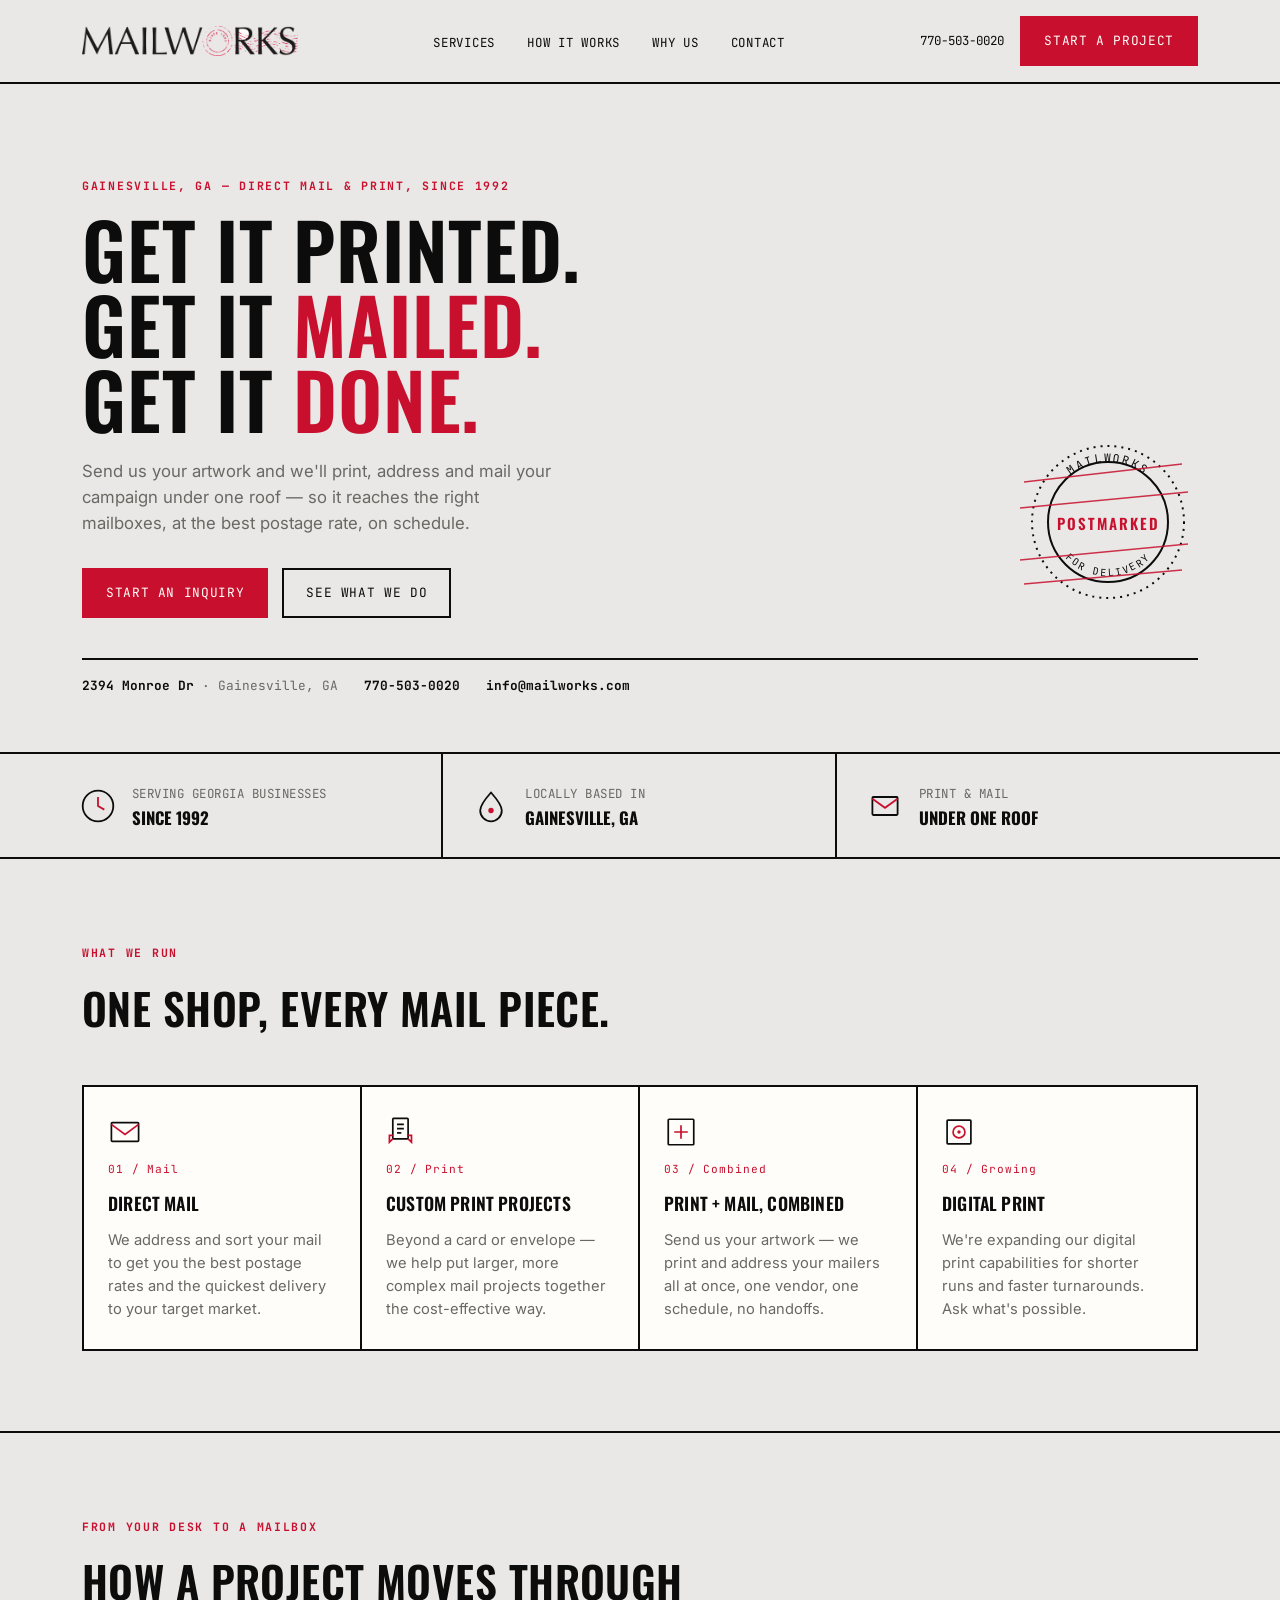
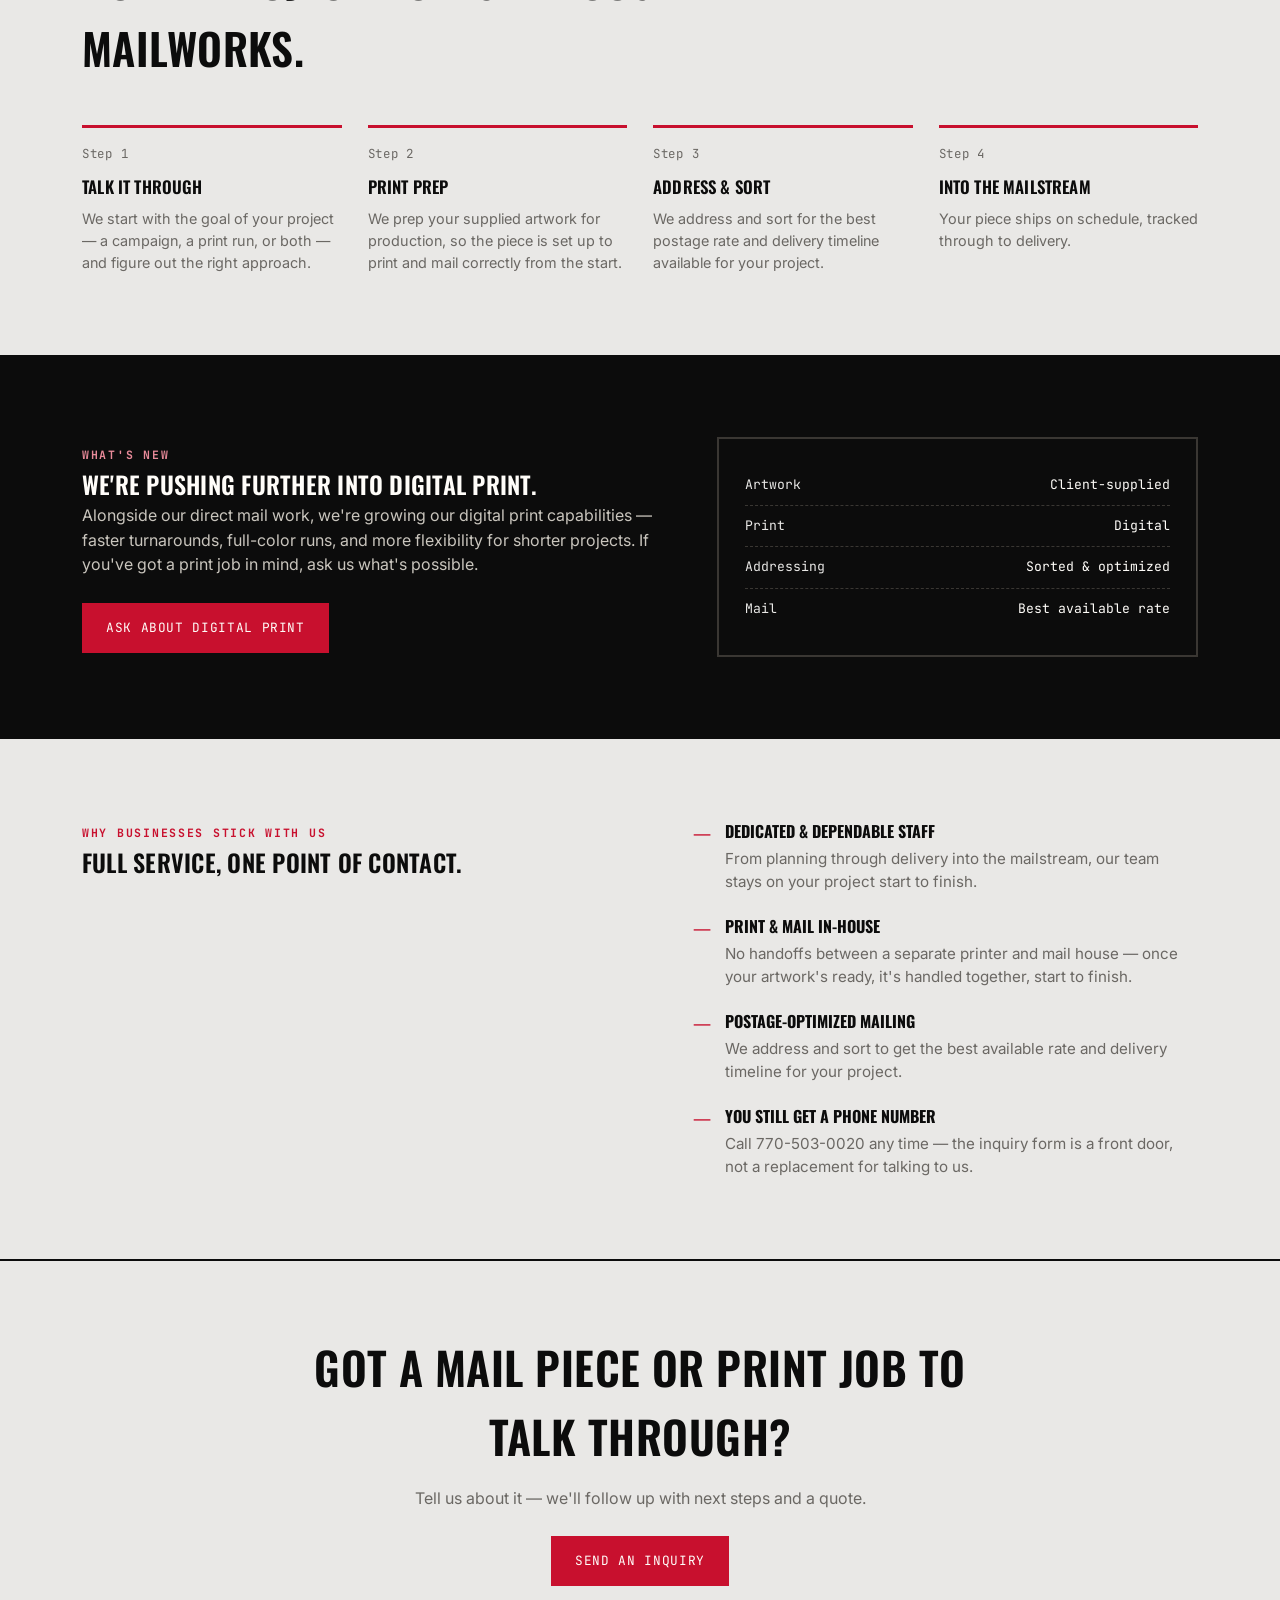
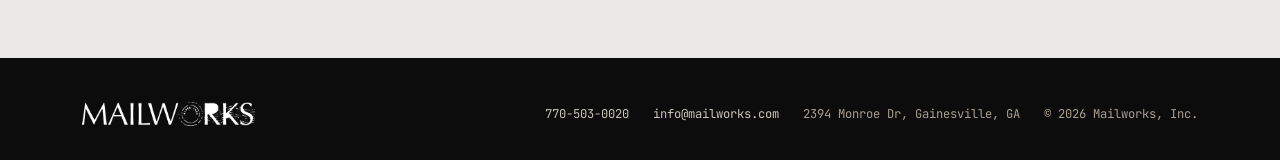
<file: index.html>
<!DOCTYPE html>
<html lang="en">
<head>
<meta charset="UTF-8">
<meta name="viewport" content="width=device-width, initial-scale=1.0">
<title>Mailworks — Direct Mail &amp; Print, Gainesville GA</title>
<meta name="description" content="Mailworks handles direct mail campaigns and custom print projects for Georgia businesses since 1992 — print, addressing and postage-optimized mailing, all in one place.">
<link rel="stylesheet" href="styles.css">
</head>
<body>

<header class="site-header">
  <div class="nav-inner">
    <a href="index.html" class="brand"><img src="mailworks-logo.png" alt="Mailworks"></a>
    <nav class="main-nav" id="main-nav">
      <ul>
        <li><a href="#services">Services</a></li>
        <li><a href="#how">How it works</a></li>
        <li><a href="#why">Why us</a></li>
        <li><a href="contact.html">Contact</a></li>
      </ul>
    </nav>
    <div class="header-cta">
      <a class="header-phone" href="tel:7705030020">770-503-0020</a>
      <a class="btn btn-primary" href="contact.html">Start a project</a>
      <button class="nav-toggle" aria-label="Toggle menu" aria-expanded="false">
        <span></span><span></span><span></span>
      </button>
    </div>
  </div>
</header>

<main>

  <!-- HERO -->
  <section class="hero">
    <div class="wrap hero-grid">
      <div>
        <span class="eyebrow">Gainesville, GA — Direct Mail &amp; Print, Since 1992</span>
        <h1>Get it printed.<br>Get it <span class="accent">mailed.</span><br>Get it <span class="accent">done.</span></h1>
        <p class="lede">Send us your artwork and we'll print, address and mail your campaign under one roof — so it reaches the right mailboxes, at the best postage rate, on schedule.</p>
        <div class="hero-actions">
          <a class="btn btn-primary" href="contact.html">Start an inquiry</a>
          <a class="btn" href="#services">See what we do</a>
        </div>
      </div>

      <div class="postmark-wrap">
        <svg class="postmark" width="180" height="180" viewBox="0 0 180 180" aria-hidden="true">
          <circle class="ring" cx="90" cy="90" r="76" stroke-width="2" stroke-dasharray="2 5"/>
          <circle class="ring" cx="90" cy="90" r="60" stroke-width="2"/>
          <path id="arcTop" d="M 30 90 A 60 60 0 0 1 150 90" fill="none"/>
          <text font-size="11.5"><textPath href="#arcTop" startOffset="50%" text-anchor="middle">MAILWORKS</textPath></text>
          <text class="big" x="90" y="98" font-size="15" text-anchor="middle">POSTMARKED</text>
          <path id="arcBot" d="M 35 108 A 60 60 0 0 0 145 108" fill="none"/>
          <text font-size="10"><textPath href="#arcBot" startOffset="50%" text-anchor="middle">FOR&#160;DELIVERY</textPath></text>
          <g class="cancel">
            <line x1="6" y1="50" x2="164" y2="32"/>
            <line x1="2" y1="76" x2="170" y2="60"/>
            <line x1="2" y1="128" x2="170" y2="112"/>
            <line x1="6" y1="152" x2="164" y2="138"/>
          </g>
        </svg>
      </div>
    </div>

    <div class="wrap">
      <div class="hero-address">
        <span><strong>2394 Monroe Dr</strong> · Gainesville, GA</span>
        <span><strong>770-503-0020</strong></span>
        <span><strong>info@mailworks.com</strong></span>
      </div>
    </div>
  </section>

  <!-- AT A GLANCE -->
  <section class="glance">
    <div class="wrap" style="padding:0;">
      <div class="glance-grid">
        <div class="glance-item">
          <svg viewBox="0 0 40 40" fill="none" stroke="var(--ink)" stroke-width="2"><circle cx="20" cy="20" r="17"/><path d="M20 10v10l7 4" stroke="var(--red)"/></svg>
          <div>
            <span class="label">Serving Georgia businesses</span>
            <strong>Since 1992</strong>
          </div>
        </div>
        <div class="glance-item">
          <svg viewBox="0 0 40 40" fill="none" stroke="var(--ink)" stroke-width="2"><path d="M20 5C12 14 8 20 8 25a12 12 0 0024 0c0-5-4-11-12-20z"/><circle cx="20" cy="25" r="3" fill="var(--red)" stroke="none"/></svg>
          <div>
            <span class="label">Locally based in</span>
            <strong>Gainesville, GA</strong>
          </div>
        </div>
        <div class="glance-item">
          <svg viewBox="0 0 40 40" fill="none" stroke="var(--ink)" stroke-width="2"><rect x="6" y="10" width="28" height="20" rx="1"/><path d="M6 12l14 10 14-10" stroke="var(--red)"/></svg>
          <div>
            <span class="label">Print &amp; mail</span>
            <strong>Under one roof</strong>
          </div>
        </div>
      </div>
    </div>
  </section>

  <!-- SERVICES -->
  <section class="section" id="services">
    <div class="wrap">
      <div class="section-head">
        <span class="eyebrow">What we run</span>
        <h2>One shop, every mail piece.</h2>
      </div>
      <div class="services-grid">
        <article class="service">
          <svg viewBox="0 0 40 40" fill="none" stroke="var(--ink)" stroke-width="2"><rect x="4" y="9" width="32" height="22" rx="1"/><path d="M4 11l16 12 16-12" stroke="var(--red)"/></svg>
          <span class="tag">01 / Mail</span>
          <h3>Direct Mail</h3>
          <p>We address and sort your mail to get you the best postage rates and the quickest delivery to your target market.</p>
        </article>
        <article class="service">
          <svg viewBox="0 0 40 40" fill="none" stroke="var(--ink)" stroke-width="2"><rect x="8" y="4" width="18" height="24" rx="1"/><path d="M8 28l-4 4v-8h4M26 28l4 4v-8h-4" stroke="var(--red)"/><path d="M13 11h8M13 16h8M13 21h5"/></svg>
          <span class="tag">02 / Print</span>
          <h3>Custom Print Projects</h3>
          <p>Beyond a card or envelope — we help put larger, more complex mail projects together the cost-effective way.</p>
        </article>
        <article class="service">
          <svg viewBox="0 0 40 40" fill="none" stroke="var(--ink)" stroke-width="2"><rect x="5" y="5" width="30" height="30" rx="1"/><path d="M12 20h16M20 12v16" stroke="var(--red)"/></svg>
          <span class="tag">03 / Combined</span>
          <h3>Print + Mail, Combined</h3>
          <p>Send us your artwork — we print and address your mailers all at once, one vendor, one schedule, no handoffs.</p>
        </article>
        <article class="service">
          <svg viewBox="0 0 40 40" fill="none" stroke="var(--ink)" stroke-width="2"><rect x="6" y="6" width="28" height="28" rx="1"/><circle cx="20" cy="20" r="7" stroke="var(--red)"/><circle cx="20" cy="20" r="2" fill="var(--red)" stroke="none"/></svg>
          <span class="tag">04 / Growing</span>
          <h3>Digital Print</h3>
          <p>We're expanding our digital print capabilities for shorter runs and faster turnarounds. Ask what's possible.</p>
        </article>
      </div>
    </div>
  </section>

  <!-- HOW IT WORKS -->
  <section class="section" id="how">
    <div class="wrap">
      <div class="section-head">
        <span class="eyebrow">From your desk to a mailbox</span>
        <h2>How a project moves through Mailworks.</h2>
      </div>
      <div class="how-grid">
        <div class="how-step">
          <div class="how-num">Step 1</div>
          <h3>Talk it through</h3>
          <p>We start with the goal of your project — a campaign, a print run, or both — and figure out the right approach.</p>
        </div>
        <div class="how-step">
          <div class="how-num">Step 2</div>
          <h3>Print prep</h3>
          <p>We prep your supplied artwork for production, so the piece is set up to print and mail correctly from the start.</p>
        </div>
        <div class="how-step">
          <div class="how-num">Step 3</div>
          <h3>Address &amp; sort</h3>
          <p>We address and sort for the best postage rate and delivery timeline available for your project.</p>
        </div>
        <div class="how-step">
          <div class="how-num">Step 4</div>
          <h3>Into the mailstream</h3>
          <p>Your piece ships on schedule, tracked through to delivery.</p>
        </div>
      </div>
    </div>
  </section>

  <!-- DIGITAL PRINT PIVOT -->
  <section class="section section-dark">
    <div class="wrap callout">
      <div>
        <span class="eyebrow">What's new</span>
        <h2>We're pushing further into digital print.</h2>
        <p>Alongside our direct mail work, we're growing our digital print capabilities — faster turnarounds, full-color runs, and more flexibility for shorter projects. If you've got a print job in mind, ask us what's possible.</p>
        <div style="margin-top:26px;">
          <a class="btn btn-primary" href="contact.html">Ask about digital print</a>
        </div>
      </div>
      <div class="callout-panel">
        <div class="row"><span>Artwork</span><span>Client-supplied</span></div>
        <div class="row"><span>Print</span><span>Digital</span></div>
        <div class="row"><span>Addressing</span><span>Sorted &amp; optimized</span></div>
        <div class="row"><span>Mail</span><span>Best available rate</span></div>
      </div>
    </div>
  </section>

  <!-- WHY US -->
  <section class="section" id="why">
    <div class="wrap why-grid">
      <div>
        <span class="eyebrow">Why businesses stick with us</span>
        <h2>Full service, one point of contact.</h2>
      </div>
      <ul class="why-list">
        <li>
          <span class="mark">—</span>
          <div>
            <strong>Dedicated &amp; dependable staff</strong>
            <p>From planning through delivery into the mailstream, our team stays on your project start to finish.</p>
          </div>
        </li>
        <li>
          <span class="mark">—</span>
          <div>
            <strong>Print &amp; mail in-house</strong>
            <p>No handoffs between a separate printer and mail house — once your artwork's ready, it's handled together, start to finish.</p>
          </div>
        </li>
        <li>
          <span class="mark">—</span>
          <div>
            <strong>Postage-optimized mailing</strong>
            <p>We address and sort to get the best available rate and delivery timeline for your project.</p>
          </div>
        </li>
        <li>
          <span class="mark">—</span>
          <div>
            <strong>You still get a phone number</strong>
            <p>Call 770-503-0020 any time — the inquiry form is a front door, not a replacement for talking to us.</p>
          </div>
        </li>
      </ul>
    </div>
  </section>

  <!-- FINAL CTA -->
  <section class="final-cta">
    <div class="wrap">
      <h2>Got a mail piece or print job to talk through?</h2>
      <p>Tell us about it — we'll follow up with next steps and a quote.</p>
      <a class="btn btn-primary" href="contact.html">Send an inquiry</a>
    </div>
  </section>

</main>

<footer class="site-footer">
  <div class="wrap footer-inner">
    <img src="mailworks-logo.png" alt="Mailworks">
    <div class="footer-meta">
      <a href="tel:7705030020">770-503-0020</a>
      <a href="mailto:info@mailworks.com">info@mailworks.com</a>
      <span>2394 Monroe Dr, Gainesville, GA</span>
      <span>© <span id="year"></span> Mailworks, Inc.</span>
    </div>
  </div>
</footer>

<script src="main.js"></script>
<script>document.getElementById('year').textContent = new Date().getFullYear();</script>
</body>
</html>
</file>
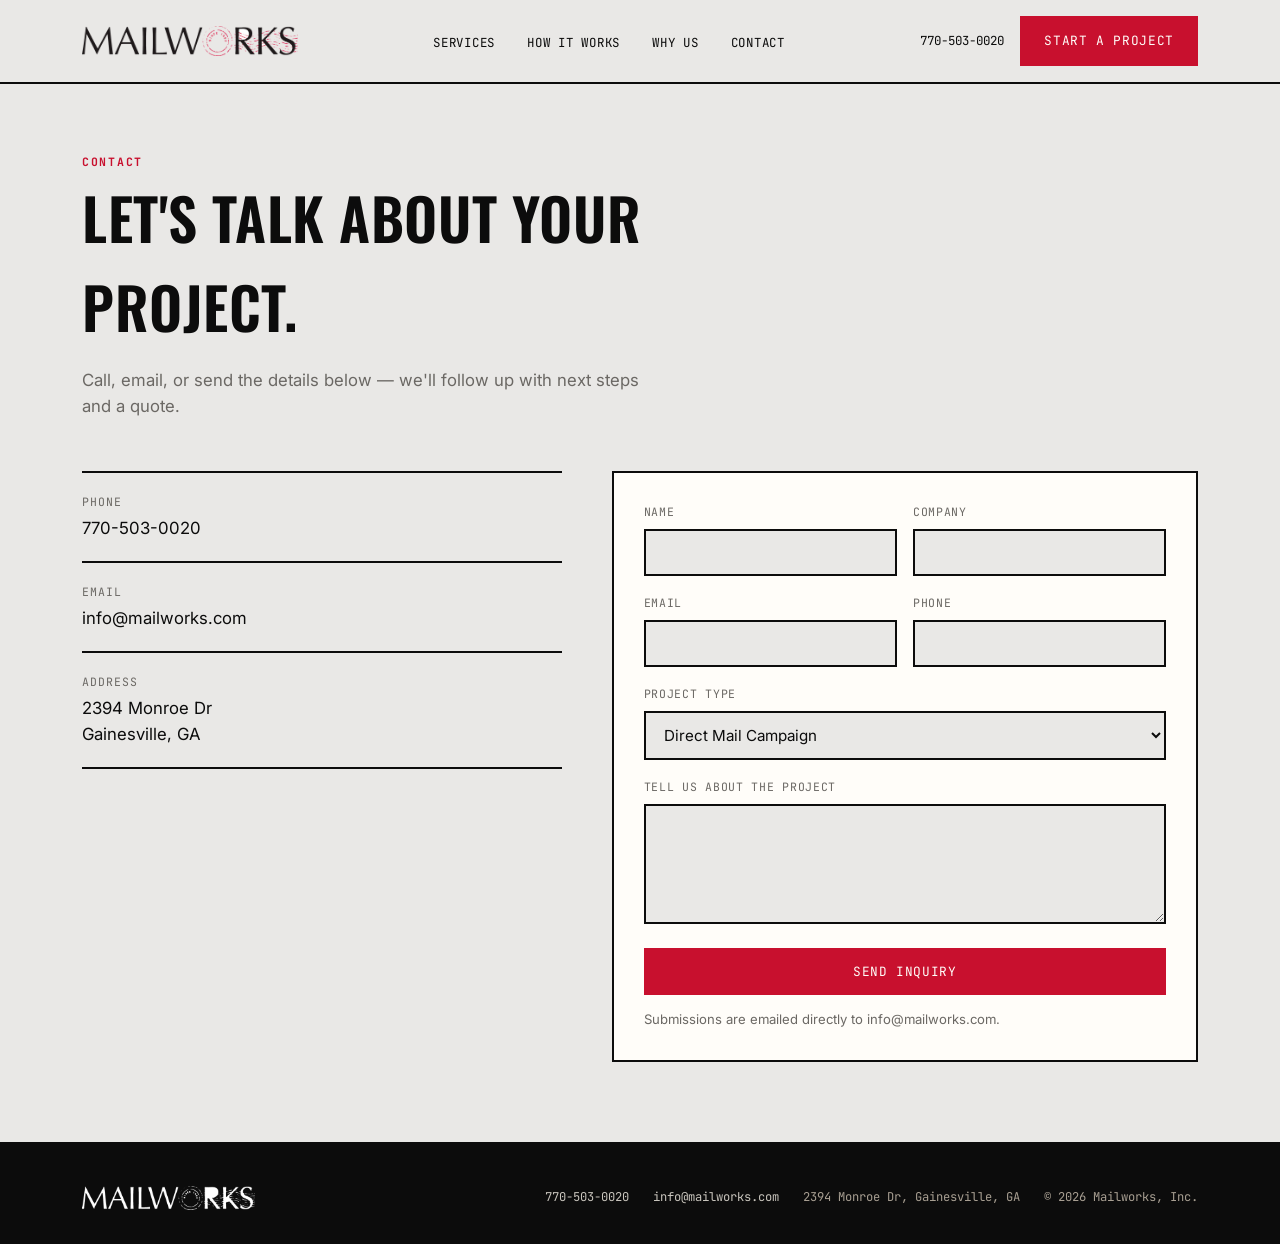
<file: contact.html>
<!DOCTYPE html>
<html lang="en">
<head>
<meta charset="UTF-8">
<meta name="viewport" content="width=device-width, initial-scale=1.0">
<title>Contact — Mailworks</title>
<meta name="description" content="Get in touch with Mailworks in Gainesville, GA — call, email, or send a project inquiry.">
<link rel="stylesheet" href="styles.css">
</head>
<body>

<header class="site-header">
  <div class="nav-inner">
    <a href="index.html" class="brand"><img src="mailworks-logo.png" alt="Mailworks"></a>
    <nav class="main-nav" id="main-nav">
      <ul>
        <li><a href="index.html#services">Services</a></li>
        <li><a href="index.html#how">How it works</a></li>
        <li><a href="index.html#why">Why us</a></li>
        <li><a href="contact.html">Contact</a></li>
      </ul>
    </nav>
    <div class="header-cta">
      <a class="header-phone" href="tel:7705030020">770-503-0020</a>
      <a class="btn btn-primary" href="#inquiry-form">Start a project</a>
      <button class="nav-toggle" aria-label="Toggle menu" aria-expanded="false">
        <span></span><span></span><span></span>
      </button>
    </div>
  </div>
</header>

<main>

  <section class="page-intro">
    <div class="wrap">
      <span class="eyebrow">Contact</span>
      <h1>Let's talk about your project.</h1>
      <p class="lede">Call, email, or send the details below — we'll follow up with next steps and a quote.</p>
    </div>
  </section>

  <section class="section" style="border-bottom:none; padding-top:36px;">
    <div class="wrap">
      <div class="contact-grid">

        <div class="contact-info">
          <div class="row">
            <div class="k">Phone</div>
            <div class="v"><a href="tel:7705030020">770-503-0020</a></div>
          </div>
          <div class="row">
            <div class="k">Email</div>
            <div class="v"><a href="mailto:info@mailworks.com">info@mailworks.com</a></div>
          </div>
          <div class="row">
            <div class="k">Address</div>
            <div class="v">2394 Monroe Dr<br>Gainesville, GA</div>
          </div>
        </div>

        <div class="form-card">
          <form id="inquiry-form" action="https://formspree.io/f/maqrlwvw" method="POST">
            <input type="hidden" name="_subject" value="New inquiry — mailworks.com">
            <div class="field-row">
              <div class="field">
                <label for="name">Name</label>
                <input type="text" id="name" name="name" required>
              </div>
              <div class="field">
                <label for="company">Company</label>
                <input type="text" id="company" name="company">
              </div>
            </div>
            <div class="field-row">
              <div class="field">
                <label for="email">Email</label>
                <input type="email" id="email" name="email" required>
              </div>
              <div class="field">
                <label for="phone">Phone</label>
                <input type="tel" id="phone" name="phone">
              </div>
            </div>
            <div class="field">
              <label for="project_type">Project type</label>
              <select id="project_type" name="project_type">
                <option>Direct Mail Campaign</option>
                <option>Custom Print Project</option>
                <option>Print + Mail Combined</option>
                <option>Digital Print</option>
                <option>Not sure yet</option>
              </select>
            </div>
            <div class="field">
              <label for="message">Tell us about the project</label>
              <textarea id="message" name="message" required></textarea>
            </div>
            <button type="submit" class="btn btn-primary" style="width:100%; text-align:center;">Send inquiry</button>
            <p id="form-status" class="form-status" role="status"></p>
            <p class="form-note">Submissions are emailed directly to info@mailworks.com.</p>
          </form>
        </div>

      </div>
    </div>
  </section>

</main>

<footer class="site-footer">
  <div class="wrap footer-inner">
    <img src="mailworks-logo.png" alt="Mailworks">
    <div class="footer-meta">
      <a href="tel:7705030020">770-503-0020</a>
      <a href="mailto:info@mailworks.com">info@mailworks.com</a>
      <span>2394 Monroe Dr, Gainesville, GA</span>
      <span>© <span id="year"></span> Mailworks, Inc.</span>
    </div>
  </div>
</footer>

<script src="main.js"></script>
<script>document.getElementById('year').textContent = new Date().getFullYear();</script>
</body>
</html>
</file>
<file: styles.css>
@import url('https://fonts.googleapis.com/css2?family=Archivo+Black&family=Oswald:wght@400;500;600;700&family=Inter:wght@400;500;600;700&family=JetBrains+Mono:wght@500;700&display=swap');

:root{
  --ink:#0c0c0c;
  --paper:#e9e8e6;
  --white:#fffdf9;
  --red:#c8102e;
  --red-dark:#920c20;
  --grey:#6b6864;
  --line: rgba(12,12,12,0.16);
}
*,*::before,*::after{ box-sizing:border-box; }
html{ scroll-behavior:smooth; }
body{
  margin:0;
  background:var(--paper);
  color:var(--ink);
  font-family:'Inter',sans-serif;
  -webkit-font-smoothing:antialiased;
  line-height:1.55;
}
h1,h2,h3{
  font-family:'Oswald',sans-serif;
  text-transform:uppercase;
  letter-spacing:0.01em;
  margin:0;
  font-weight:600;
}
p{ margin:0; }
a{ color:inherit; }
img{ max-width:100%; display:block; }
ul{ list-style:none; margin:0; padding:0; }

.wrap{ max-width:1180px; margin:0 auto; padding:0 32px; }
@media (max-width:640px){ .wrap{ padding:0 18px; } }

@media (prefers-reduced-motion: reduce){
  *{ animation-duration:0.001ms !important; transition-duration:0.001ms !important; }
}

.eyebrow{
  font-family:'JetBrains Mono',monospace;
  font-weight:700;
  font-size:0.72rem;
  letter-spacing:0.15em;
  text-transform:uppercase;
  color:var(--red);
  display:inline-flex; align-items:center; gap:8px;
}

/* -------------------- header -------------------- */
header.site-header{
  position:sticky; top:0; z-index:50;
  background:var(--paper);
  border-bottom:2px solid var(--ink);
}
.nav-inner{
  display:flex; align-items:center; justify-content:space-between;
  padding:16px 32px; max-width:1180px; margin:0 auto;
}
.brand img{ height:30px; }
.main-nav ul{ display:flex; gap:32px; }
.main-nav a{
  font-family:'JetBrains Mono',monospace;
  font-size:0.78rem; letter-spacing:0.06em; text-transform:uppercase;
  text-decoration:none; color:var(--ink);
  border-bottom:2px solid transparent; padding-bottom:4px;
}
.main-nav a:hover{ border-color:var(--red); }
.header-cta{ display:flex; align-items:center; gap:16px; }
.header-phone{
  font-family:'JetBrains Mono',monospace; font-size:0.78rem; text-decoration:none; color:var(--ink);
  display:none;
}
@media (min-width:860px){ .header-phone{ display:inline; } }

.btn{
  font-family:'JetBrains Mono',monospace;
  font-size:0.8rem; letter-spacing:0.05em; text-transform:uppercase;
  padding:13px 22px; text-decoration:none; display:inline-block;
  border:2px solid var(--ink);
  background:transparent; color:var(--ink);
  cursor:pointer;
}
.btn:hover{ background:var(--ink); color:var(--white); }
.btn-primary{ background:var(--red); color:var(--white); border-color:var(--red); }
.btn-primary:hover{ background:var(--red-dark); border-color:var(--red-dark); }

.nav-toggle{ display:none; }
@media (max-width:860px){
  .main-nav{
    position:fixed; inset:65px 0 0 0; background:var(--paper);
    transform:translateX(100%); transition:transform .3s ease;
    padding:26px 24px; border-top:2px solid var(--ink);
  }
  .main-nav.open{ transform:translateX(0); }
  .main-nav ul{ flex-direction:column; gap:20px; }
  .main-nav a{ font-size:1rem; }
  .nav-toggle{
    display:flex; flex-direction:column; gap:5px;
    background:none; border:none; cursor:pointer; padding:6px;
  }
  .nav-toggle span{ width:22px; height:2px; background:var(--ink); display:block; }
  .header-cta .btn-primary{ padding:10px 14px; font-size:0.72rem; }
}

/* -------------------- hero -------------------- */
.hero{
  padding:88px 0 56px;
  border-bottom:2px solid var(--ink);
}
.hero-grid{
  display:grid; grid-template-columns:1.3fr 1fr; gap:56px; align-items:end;
}
@media (max-width:900px){ .hero-grid{ grid-template-columns:1fr; } }
.hero h1{
  font-size:clamp(2.5rem,6vw,5rem);
  line-height:0.98;
  margin-top:14px;
}
.hero h1 .accent{ color:var(--red); }
.hero .lede{
  font-size:1.05rem; color:var(--grey); max-width:480px; margin-top:22px;
}
.hero-actions{ display:flex; gap:14px; margin-top:32px; flex-wrap:wrap; }

.postmark-wrap{ justify-self:end; }
@media (max-width:900px){ .postmark-wrap{ justify-self:start; margin-top:12px; width:180px; } }
.postmark svg{ display:block; }
.postmark .ring{ fill:none; stroke:var(--ink); }
.postmark text{
  font-family:'JetBrains Mono',monospace; fill:var(--ink); letter-spacing:2px;
}
.postmark .big{ font-family:'Oswald',sans-serif; fill:var(--red); font-weight:600; }
.postmark .cancel line{ stroke:var(--red); stroke-width:1.4; opacity:0.85; }

.hero-address{
  margin-top:40px; padding-top:16px; border-top:2px solid var(--ink);
  font-family:'JetBrains Mono',monospace; font-size:0.8rem; color:var(--grey);
  display:flex; gap:26px; flex-wrap:wrap;
}
.hero-address strong{ color:var(--ink); }

/* -------------------- at-a-glance strip -------------------- */
.glance{ border-bottom:2px solid var(--ink); }
.glance-grid{
  display:grid; grid-template-columns:repeat(3,1fr);
}
.glance-item{
  padding:26px 30px;
  border-right:2px solid var(--ink);
  display:flex; align-items:center; gap:16px;
}
.glance-item:last-child{ border-right:none; }
.glance-item svg{ flex:none; width:36px; height:36px; }
.glance-item .label{ font-family:'JetBrains Mono',monospace; font-size:0.78rem; color:var(--grey); text-transform:uppercase; letter-spacing:0.04em; }
.glance-item strong{ display:block; font-family:'Oswald',sans-serif; font-size:1.05rem; text-transform:uppercase; }
@media (max-width:760px){
  .glance-grid{ grid-template-columns:1fr; }
  .glance-item{ border-right:none; border-bottom:2px solid var(--ink); }
  .glance-item:last-child{ border-bottom:none; }
}

/* -------------------- section shells -------------------- */
.section{ padding:80px 0; border-bottom:2px solid var(--ink); }
.section-head{ margin-bottom:44px; max-width:640px; }
.section-head h2{ font-size:clamp(1.9rem,3.6vw,2.7rem); margin-top:10px; }
.section-dark{ background:var(--ink); color:var(--paper); }
.section-dark .eyebrow{ color:#e88a99; }
.section-dark h2{ color:var(--white); }
.section-dark p{ color:#c9c5bd; }

/* -------------------- services grid -------------------- */
.services-grid{
  display:grid; grid-template-columns:repeat(4,1fr);
  border:2px solid var(--ink);
}
@media (max-width:900px){ .services-grid{ grid-template-columns:repeat(2,1fr); } }
@media (max-width:560px){ .services-grid{ grid-template-columns:1fr; } }
.service{
  padding:28px 24px; background:var(--white);
  border-right:2px solid var(--ink); border-bottom:2px solid var(--ink);
  display:flex; flex-direction:column; gap:12px;
}
.services-grid .service:nth-child(4n){ border-right:none; }
.services-grid .service:nth-last-child(-n+4){ border-bottom:none; }
@media (max-width:900px){
  .services-grid .service:nth-child(4n){ border-right:2px solid var(--ink); }
  .services-grid .service:nth-child(2n){ border-right:none; }
  .services-grid .service:nth-last-child(-n+4){ border-bottom:2px solid var(--ink); }
  .services-grid .service:nth-last-child(-n+2){ border-bottom:none; }
}
@media (max-width:560px){
  .services-grid .service{ border-right:none !important; }
}
.service svg{ width:34px; height:34px; }
.service .tag{ font-family:'JetBrains Mono',monospace; font-size:0.7rem; color:var(--red); letter-spacing:0.08em; }
.service h3{ font-size:1.1rem; }
.service p{ color:var(--grey); font-size:0.92rem; }

/* -------------------- how it works -------------------- */
.how-grid{ display:grid; grid-template-columns:repeat(4,1fr); gap:26px; }
@media (max-width:900px){ .how-grid{ grid-template-columns:1fr 1fr; } }
@media (max-width:560px){ .how-grid{ grid-template-columns:1fr; } }
.how-step{ border-top:3px solid var(--red); padding-top:16px; }
.how-num{ font-family:'JetBrains Mono',monospace; color:var(--grey); font-size:0.78rem; letter-spacing:0.06em; }
.how-step h3{ font-size:1.05rem; margin:10px 0 8px; }
.how-step p{ color:var(--grey); font-size:0.9rem; }

/* -------------------- pivot callout -------------------- */
.callout{ display:grid; grid-template-columns:1.1fr 0.9fr; gap:48px; align-items:center; }
@media (max-width:800px){ .callout{ grid-template-columns:1fr; } }
.callout-panel{
  border:2px solid #3a3733; padding:26px; font-family:'JetBrains Mono',monospace; font-size:0.82rem;
}
.callout-panel .row{ display:flex; justify-content:space-between; padding:10px 0; border-bottom:1px dashed #3a3733; }
.callout-panel .row:last-child{ border-bottom:none; }
.callout-panel .row span:last-child{ color:var(--white); }

/* -------------------- why us -------------------- */
.why-grid{ display:grid; grid-template-columns:1.1fr 1fr; gap:56px; align-items:start; }
@media (max-width:900px){ .why-grid{ grid-template-columns:1fr; } }
.why-list{ display:grid; gap:20px; }
.why-list li{ display:flex; gap:14px; }
.why-list .mark{ color:var(--red); font-family:'Oswald',sans-serif; font-size:1.1rem; flex-shrink:0; }
.why-list strong{ display:block; font-family:'Oswald',sans-serif; text-transform:uppercase; font-size:1rem; margin-bottom:3px; }
.why-list p{ color:var(--grey); font-size:0.95rem; }

/* -------------------- final CTA -------------------- */
.final-cta{ padding:72px 0; text-align:center; }
.final-cta h2{ font-size:clamp(1.9rem,4vw,2.8rem); max-width:680px; margin:0 auto; }
.final-cta p{ margin-top:14px; color:var(--grey); }
.final-cta .btn{ margin-top:26px; }

/* -------------------- footer -------------------- */
footer.site-footer{ padding:44px 0 34px; background:var(--ink); color:var(--paper); }
.footer-inner{
  display:flex; justify-content:space-between; align-items:center; flex-wrap:wrap; gap:20px;
}
.footer-inner img{ height:24px; filter:brightness(0) invert(1); }
.footer-meta{ font-family:'JetBrains Mono',monospace; font-size:0.76rem; color:#a89f92; display:flex; gap:24px; flex-wrap:wrap; }
.footer-meta a{ text-decoration:none; color:#c9c5bd; }
.footer-meta a:hover{ color:var(--white); }

/* -------------------- interior page intro (contact) -------------------- */
.page-intro{ padding:64px 0 16px; border-bottom:none; }
.page-intro h1{ font-size:clamp(2.2rem,5vw,3.6rem); max-width:760px; }
.page-intro .lede{ margin-top:16px; font-size:1.05rem; color:var(--grey); max-width:560px; }

/* -------------------- contact -------------------- */
.contact-grid{ display:grid; grid-template-columns:0.9fr 1.1fr; gap:50px; align-items:start; }
@media (max-width:900px){ .contact-grid{ grid-template-columns:1fr; } }
.contact-info .row{
  padding:20px 0; border-top:2px solid var(--ink);
}
.contact-info .row:last-child{ border-bottom:2px solid var(--ink); }
.contact-info .k{ font-family:'JetBrains Mono',monospace; font-size:0.72rem; letter-spacing:0.08em; text-transform:uppercase; color:var(--grey); }
.contact-info .v{ font-size:1.05rem; margin-top:4px; }
.contact-info .v a{ text-decoration:none; }
.contact-info .v a:hover{ color:var(--red); }

.form-card{ border:2px solid var(--ink); background:var(--white); padding:30px; }
.field{ margin-bottom:18px; }
.field label{
  display:block; font-family:'JetBrains Mono',monospace; font-size:0.72rem; letter-spacing:0.06em;
  text-transform:uppercase; color:var(--grey); margin-bottom:8px;
}
.field input, .field select, .field textarea{
  width:100%; font-family:'Inter',sans-serif; font-size:0.95rem;
  padding:12px 14px; border:2px solid var(--ink); background:var(--paper); color:var(--ink);
}
.field textarea{ min-height:120px; resize:vertical; }
.field input:focus, .field select:focus, .field textarea:focus{
  outline:3px solid var(--red); outline-offset:1px;
}
.field-row{ display:grid; grid-template-columns:1fr 1fr; gap:16px; }
@media (max-width:520px){ .field-row{ grid-template-columns:1fr; } }
.form-note{ font-size:0.82rem; color:var(--grey); margin-top:14px; }
.form-status{ margin-top:14px; font-family:'JetBrains Mono',monospace; font-size:0.85rem; display:none; }
.form-status.show{ display:block; }
.form-status.ok{ color:#1f7a3d; }
.form-status.err{ color:var(--red); }
</file>
